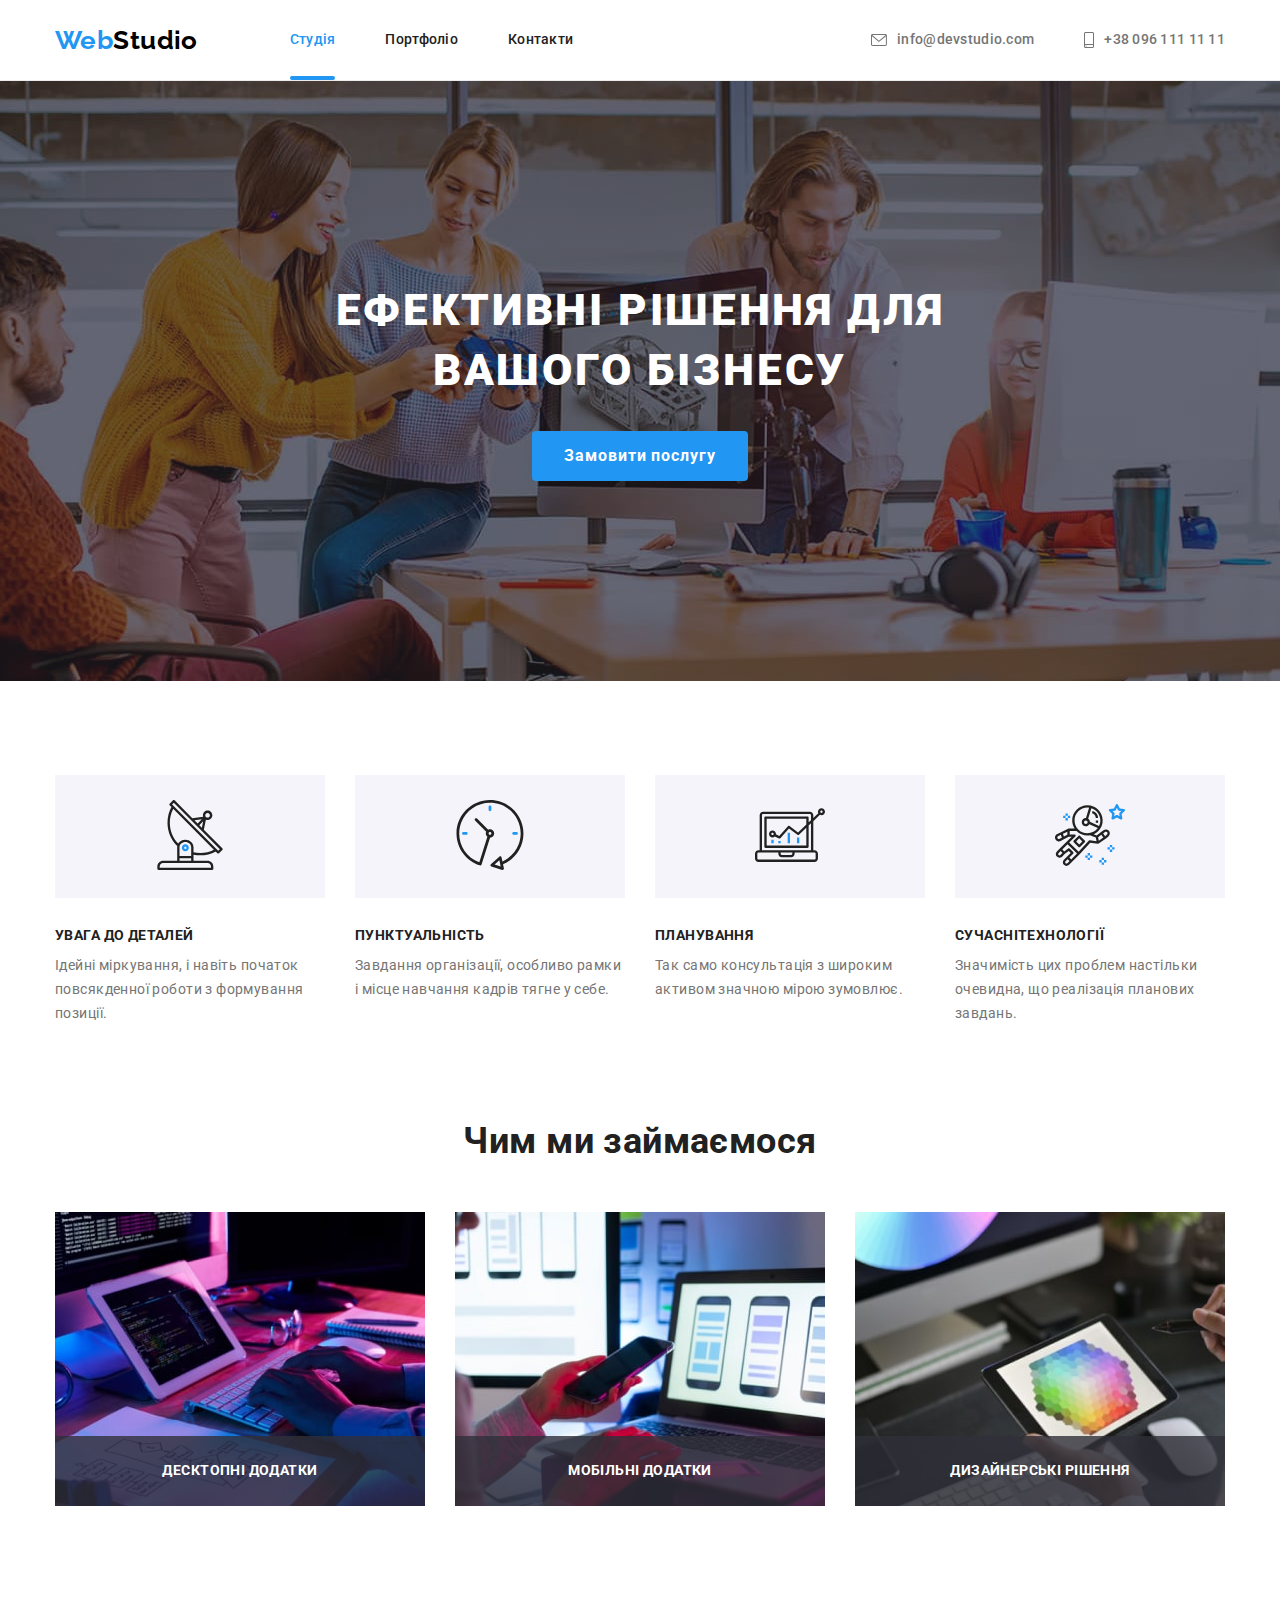
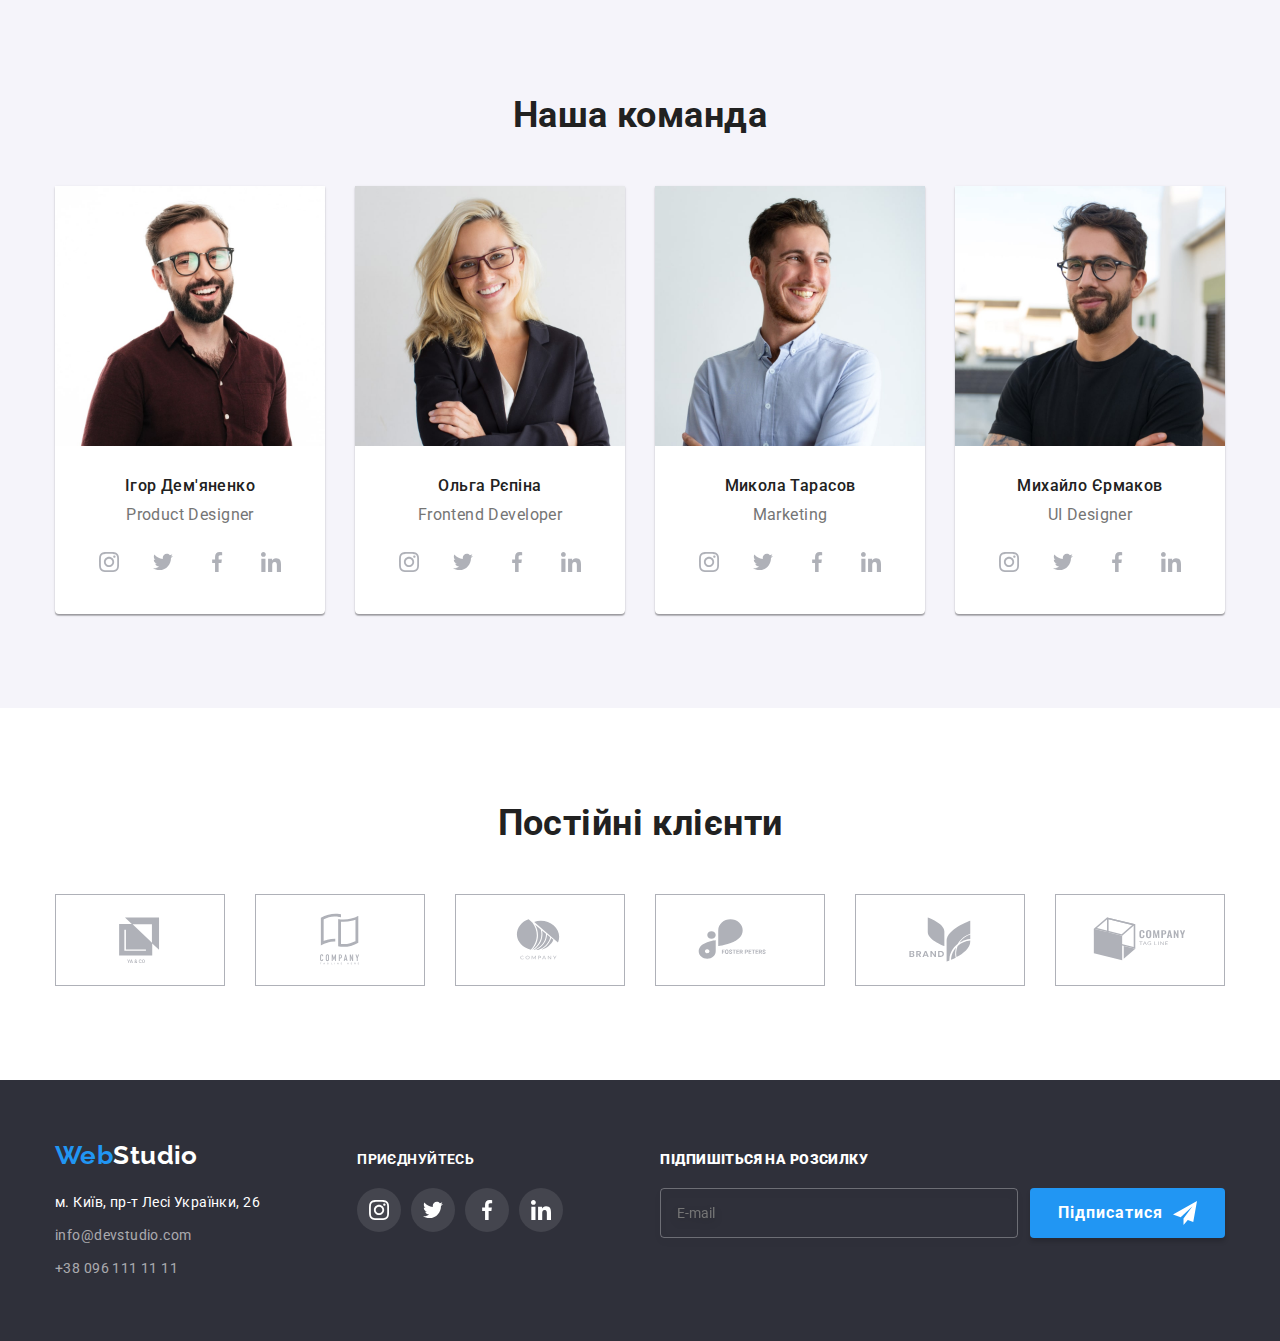
<file: index.html>
<!DOCTYPE html>
<html lang="uk">
  <head>
    <meta charset="UTF-8" />
    <meta http-equiv="X-UA-Compatible" content="IE=edge" />
    <meta name="viewport" content="width=device-width, initial-scale=1.0" />
    <title>WebStudio</title>
    <link rel="preconnect" href="https://fonts.googleapis.com" />
    <link rel="preconnect" href="https://fonts.gstatic.com" crossorigin />
    <link
      href="https://fonts.googleapis.com/css2?family=Raleway:wght@700&family=Roboto:wght@400;500;700;900&display=swap"
      rel="stylesheet"
    />
    <link
      rel="stylesheet"
      href="https://cdnjs.cloudflare.com/ajax/libs/modern-normalize/1.1.0/modern-normalize.min.css"
    />
    <link rel="stylesheet" href="./css/main.min.css" />
  </head>
  <body>
    <header class="header">
      <div class="container header_wrapper">
        <nav class="nav header__nav">
          <a class="logo header__logo link" lang="en" href="./index.html"
            >Web<span class="header__logo-text">Studio</span></a
          >

          <ul class="nav-list list">
            <li class="nav-list__item">
              <a class="nav-list__link link nav__link_current" href="./index.html">Студія</a>
            </li>
            <li class="nav-list__item">
              <a class="nav-list__link link" href="./portfolio.html">Портфоліо</a>
            </li>
            <li class="nav-list__item">
              <a class="nav-list__link link" href="">Контакти</a>
            </li>
          </ul>
        </nav>

        <ul class="header-contacts list">
          <li class="header-contacts__item">
            <a class="header-contacts__link link" href="mailto:info@devstudio.com">
              <svg class="header-contacts__icon" width="16" height="12">
                <use href="./images/icons.svg#icon-envelope"></use>
              </svg>
              info@devstudio.com</a
            >
          </li>
          <li class="header-contacts__item">
            <a class="header-contacts__link link link" href="tel:+380961111111">
              <svg class="header-contacts__icon" width="10" height="16">
                <use href="./images/icons.svg#icon-smartphone"></use>
              </svg>
              +38 096 111 11 11</a
            >
          </li>
        </ul>
      </div>
    </header>

    <main>
      <section class="hero">
        <h1 class="hero__title">Ефективні рішення для вашого бізнесу</h1>
        <button class="btn hero__btn" type="button" data-modal-open>Замовити послугу</button>
      </section>

      <section class="feature section">
        <div class="container">
          <h2 class="visually-hidden">Особливості</h2>
          <ul class="list feature-list">
            <li class="feature-list__item">
              <div class="feature-list__thumb">
                <svg class="feature-list__icon" width="70" height="70">
                  <use href="./images/icons.svg#icon-antenna"></use>
                </svg>
              </div>
              <h3 class="feature-list__title">Увага до деталей</h3>
              <p class="feature-list__text">
                Ідейні міркування, і навіть початок повсякденної роботи з формування позиції.
              </p>
            </li>
            <li class="feature-list__item">
              <div class="feature-list__thumb">
                <svg class="feature-list__icon" width="70" height="70">
                  <use href="./images/icons.svg#icon-clock"></use>
                </svg>
              </div>
              <h3 class="feature-list__title">Пунктуальність</h3>
              <p class="feature-list__text">
                Завдання організації, особливо рамки і місце навчання кадрів тягне у себе.
              </p>
            </li>
            <li class="feature-list__item">
              <div class="feature-list__thumb">
                <svg class="feature-list__icon" width="70" height="70">
                  <use href="./images/icons.svg#icon-diagram"></use>
                </svg>
              </div>
              <h3 class="feature-list__title">Планування</h3>
              <p class="feature-list__text">
                Так само консультація з широким активом значною мірою зумовлює.
              </p>
            </li>
            <li class="feature-list__item">
              <div class="feature-list__thumb">
                <svg class="feature-list__icon" width="70" height="70">
                  <use href="./images/icons.svg#icon-astronaut"></use>
                </svg>
              </div>
              <h3 class="feature-list__title">Сучаснітехнології</h3>
              <p class="feature-list__text">
                Значимість цих проблем настільки очевидна, що реалізація планових завдань.
              </p>
            </li>
          </ul>
        </div>
      </section>

      <section class="products section">
        <div class="container">
          <h2 class="section_title">Чим ми займаємося</h2>
          <ul class="product-list list">
            <li class="product-list__item">
              <img
                src="./images/works-img1.jpg"
                alt="Людина працює на клавіатурі перед монітором"
                width="370"
                height="294"
              />
              <div class="product__wrapper">
                <p class="product__name">десктопні додатки</p>
              </div>
            </li>
            <li class="product-list__item">
              <img
                src="./images/works-img2.jpg"
                alt="Людина працює за ноутбуком"
                width="370"
                height="294"
              />
              <div class="product__wrapper">
                <p class="product__name">мобільні додатки</p>
              </div>
            </li>
            <li class="product-list__item">
              <img
                src="./images/works-img3.jpg"
                alt="Людина працює з планшетом"
                width="370"
                height="294"
              />
              <div class="product__wrapper">
                <p class="product__name">дизайнерські рішення</p>
              </div>
            </li>
          </ul>
        </div>
      </section>

      <section class="team section">
        <div class="container">
          <h2 class="section_title">Наша команда</h2>
          <ul class="team-list list">
            <li class="team-list__item">
              <img src="./images/igor.jpg" alt="Співробітник, чоловік" width="270" height="260" />
              <div class="team-description">
                <h3 class="team__employee-name">Ігор Дем'яненко</h3>
                <p class="team__employee-profession" lang="en">Product Designer</p>
                <ul class="social-list list">
                  <li class="social-list__item">
                    <a class="social-list__link" href=""
                      ><svg class="social-list__icon" width="20" height="20">
                        <use href="./images/icons.svg#icon-instagram"></use></svg
                    ></a>
                  </li>
                  <li class="social-list__item">
                    <a class="social-list__link" href=""
                      ><svg class="social-list__icon" width="20" height="20">
                        <use href="./images/icons.svg#icon-twitter"></use></svg
                    ></a>
                  </li>
                  <li class="social-list__item">
                    <a class="social-list__link" href=""
                      ><svg class="social-list__icon" width="20" height="20">
                        <use href="./images/icons.svg#icon-facebook"></use></svg
                    ></a>
                  </li>
                  <li class="social-list__item">
                    <a class="social-list__link" href=""
                      ><svg class="social-list__icon" width="20" height="20">
                        <use href="./images/icons.svg#icon-linkedin"></use></svg
                    ></a>
                  </li>
                </ul>
              </div>
            </li>

            <li class="team-list__item">
              <img src="./images/olga.jpg" alt="Співробітник, жінка" width="270" height="260" />
              <div class="team-description">
                <h3 class="team__employee-name">Ольга Рєпіна</h3>
                <p class="team__employee-profession" lang="en">Frontend Developer</p>
                <ul class="social-list list">
                  <li class="social-list__item">
                    <a class="social-list__link" href=""
                      ><svg class="social-list__icon" width="20" height="20">
                        <use href="./images/icons.svg#icon-instagram"></use></svg
                    ></a>
                  </li>
                  <li class="social-list__item">
                    <a class="social-list__link" href=""
                      ><svg class="social-list__icon" width="20" height="20">
                        <use href="./images/icons.svg#icon-twitter"></use></svg
                    ></a>
                  </li>
                  <li class="social-list__item">
                    <a class="social-list__link" href=""
                      ><svg class="social-list__icon" width="20" height="20">
                        <use href="./images/icons.svg#icon-facebook"></use></svg
                    ></a>
                  </li>
                  <li class="social-list__item">
                    <a class="social-list__link" href=""
                      ><svg class="social-list__icon" width="20" height="20">
                        <use href="./images/icons.svg#icon-linkedin"></use></svg
                    ></a>
                  </li>
                </ul>
              </div>
            </li>

            <li class="team-list__item">
              <img
                src="./images/nikolay.jpg"
                alt="Співробітник, чоловік"
                width="270"
                height="260"
              />
              <div class="team-description">
                <h3 class="team__employee-name">Микола Тарасов</h3>
                <p class="team__employee-profession" lang="en">Marketing</p>
                <ul class="social-list list">
                  <li class="social-list__item">
                    <a class="social-list__link" href=""
                      ><svg class="social-list__icon" width="20" height="20">
                        <use href="./images/icons.svg#icon-instagram"></use></svg
                    ></a>
                  </li>
                  <li class="social-list__item">
                    <a class="social-list__link" href=""
                      ><svg class="social-list__icon" width="20" height="20">
                        <use href="./images/icons.svg#icon-twitter"></use></svg
                    ></a>
                  </li>
                  <li class="social-list__item">
                    <a class="social-list__link" href=""
                      ><svg class="social-list__icon" width="20" height="20">
                        <use href="./images/icons.svg#icon-facebook"></use></svg
                    ></a>
                  </li>
                  <li class="social-list__item">
                    <a class="social-list__link" href=""
                      ><svg class="social-list__icon" width="20" height="20">
                        <use href="./images/icons.svg#icon-linkedin"></use></svg
                    ></a>
                  </li>
                </ul>
              </div>
            </li>

            <li class="team-list__item">
              <img
                src="./images/michael.jpg"
                alt="Співробітник, чоловік"
                width="270"
                height="260"
              />
              <div class="team-description">
                <h3 class="team__employee-name">Михайло Єрмаков</h3>
                <p class="team__employee-profession" lang="en">UI Designer</p>
                <ul class="social-list list">
                  <li class="social-list__item">
                    <a class="social-list__link" href=""
                      ><svg class="social-list__icon" width="20" height="20">
                        <use href="./images/icons.svg#icon-instagram"></use></svg
                    ></a>
                  </li>
                  <li class="social-list__item">
                    <a class="social-list__link" href=""
                      ><svg class="social-list__icon" width="20" height="20">
                        <use href="./images/icons.svg#icon-twitter"></use></svg
                    ></a>
                  </li>
                  <li class="social-list__item">
                    <a class="social-list__link" href=""
                      ><svg class="social-list__icon" width="20" height="20">
                        <use href="./images/icons.svg#icon-facebook"></use></svg
                    ></a>
                  </li>
                  <li class="social-list__item">
                    <a class="social-list__link" href=""
                      ><svg class="social-list__icon" width="20" height="20">
                        <use href="./images/icons.svg#icon-linkedin"></use></svg
                    ></a>
                  </li>
                </ul>
              </div>
            </li>
          </ul>
        </div>
      </section>

      <section class="clients section">
        <div class="container">
          <h2 class="section_title">Постійні клієнти</h2>
          <ul class="clients-list list">
            <li class="clients-list__item">
              <a class="clients-list__link" href="">
                <svg class="clients-list__icon" width="106" height="60">
                  <use href="./images/icons.svg#icon-logo-client-1"></use>
                </svg>
              </a>
            </li>
            <li class="clients-list__item">
              <a class="clients-list__link" href="">
                <svg class="clients-list__icon" width="106" height="60">
                  <use href="./images/icons.svg#icon-logo-client-2"></use>
                </svg>
              </a>
            </li>
            <li class="clients-list__item">
              <a class="clients-list__link" href="">
                <svg class="clients-list__icon" width="106" height="60">
                  <use href="./images/icons.svg#icon-logo-client-3"></use>
                </svg>
              </a>
            </li>
            <li class="clients-list__item">
              <a class="clients-list__link" href="">
                <svg class="clients-list__icon" width="106" height="60">
                  <use href="./images/icons.svg#icon-logo-client-4"></use>
                </svg>
              </a>
            </li>
            <li class="clients-list__item">
              <a class="clients-list__link" href="">
                <svg class="clients-list__icon" width="106" height="60">
                  <use href="./images/icons.svg#icon-logo-client-5"></use>
                </svg>
              </a>
            </li>
            <li class="clients-list__item">
              <a class="clients-list__link" href="">
                <svg class="clients-list__icon" width="106" height="60">
                  <use href="./images/icons.svg#icon-logo-client-6"></use>
                </svg>
              </a>
            </li>
          </ul>
        </div>
      </section>
    </main>

    <footer class="footer">
      <div class="container">
        <div class="footer__wrapper">
          <div class="footer__contacts-wrapper">
            <a class="logo link" lang="en" href="./index.html"
              >Web<span class="footer__logo-text">Studio</span></a
            >
            <address class="footer-contacts">
              <a
                class="footer-contacts__maps link"
                href="https://goo.gl/maps/f6vshkZX5NxqarfC6"
                target="_blank"
                rel="noreferrer noopener"
                >м. Київ, пр-т Лесі Українки, 26</a
              >
              <ul class="contacts-list list">
                <li class="contacts-list__item">
                  <a class="footer-contacts__link link" href="mailto:info@devstudio.com"
                    >info@devstudio.com</a
                  >
                </li>
                <li class="contacts-list__item contacts-list__tel">
                  <a class="footer-contacts__link link" href="tel:+380961111111"
                    >+38 096 111 11 11</a
                  >
                </li>
              </ul>
            </address>
          </div>
          <div class="footer-social footer-social__wrapper">
            <strong class="footer-social__title">приєднуйтесь</strong>
            <ul class="footer-social__list social-list list">
              <li class="footer-social__item social-list__item">
                <a class="footer-social__link social-list__link" href=""
                  ><svg class="footer-social__icon" width="20" height="20">
                    <use href="./images/icons.svg#icon-instagram"></use></svg
                ></a>
              </li>
              <li class="footer-social__item social-list__item">
                <a class="footer-social__link social-list__link" href=""
                  ><svg class="footer-social__icon" width="20" height="20">
                    <use href="./images/icons.svg#icon-twitter"></use></svg
                ></a>
              </li>
              <li class="footer-social__item social-list__item">
                <a class="footer-social__link social-list__link" href=""
                  ><svg class="footer-social__icon" width="20" height="20">
                    <use href="./images/icons.svg#icon-facebook"></use></svg
                ></a>
              </li>
              <li class="footer-social__item social-list__item">
                <a class="footer-social__link social-list__link" href=""
                  ><svg class="footer-social__icon" width="20" height="20">
                    <use href="./images/icons.svg#icon-linkedin"></use></svg
                ></a>
              </li>
            </ul>
          </div>
          <div class="footer-form__wrapper">
            <form class="footer-form__field">
              <label class="footer-form__label" for="email">
                <strong class="footer-form__text">Підпишіться на розсилку</strong>
              </label>
              <div class="input-btn__wrapper">
                <input
                  type="email"
                  name="email"
                  placeholder="E-mail"
                  class="footer-form__input"
                  id="email"
                />
                <button type="submit" class="footer-form__btn btn">
                  Підписатися
                  <svg class="footer-form__icon" width="24" height="24">
                    <use href="./images/icons.svg#icon-send"></use>
                  </svg>
                </button>
              </div>
            </form>
          </div>
        </div>
      </div>
    </footer>

    <div class="backdrop is-hidden" data-modal>
      <div class="modal">
        <button type="button" class="modal-close__btn" data-modal-close>
          <svg class="modal__close-icon" width="18" height="18">
            <use href="./images/icons.svg#icon-modal-close"></use>
          </svg>
        </button>
        <form class="modal-form">
          <strong class="modal-form__title">Залиште свої дані, ми вам передзвонимо</strong>
          <label class="modal-form__field">
            <span class="modal-form__label">Ім'я</span>
            <span class="modal-form__input-wrapper">
              <input class="modal-form__input" type="text" name="user-name" />
              <svg class="modal-form__icon" width="18" height="18">
                <use href="./images/icons.svg#icon-user"></use>
              </svg>
            </span>
          </label>
          <label class="modal-form__field">
            <span class="modal-form__label">Телефон</span>
            <span class="modal-form__input-wrapper">
              <input class="modal-form__input" type="tel" name="tel" />
              <svg class="modal-form__icon" width="18" height="18">
                <use href="./images/icons.svg#form-phone-icon"></use>
              </svg>
            </span>
          </label>
          <label class="modal-form__field">
            <span class="modal-form__label">Пошта</span>
            <span class="modal-form__input-wrapper">
              <input class="modal-form__input" type="email" name="email" />
              <svg class="modal-form__icon" width="18" height="18">
                <use href="./images/icons.svg#form-email-icon"></use>
              </svg>
            </span>
          </label>
          <label class="modal-form__field">
            <span class="modal-form__label">Коментар</span>
            <textarea
              class="modal-form___comments-area"
              name="user-comments"
              placeholder="Введіть текст"
            ></textarea>
          </label>
          <div class="modal-form_checkbox checkbox__wrapper">
            <label class="checkbox__field">
              <input
                class="checkbox__input visually-hidden"
                type="checkbox"
                name="accept-policy"
                required
              />
              <svg class="checkbox__icon_checked" width="16" height="16">
                <use href="./images/icons.svg#icon-check"></use>
              </svg>
              <span class="checkbox__icon"> </span>
              <span class="checkbox__label">Погоджуюся з розсилкою та приймаю</span>&nbsp;
              <a class="checkbox__link link" href="">Умови договору</a>
            </label>
          </div>
          <button class="modal-form___btn btn" type="submit">Відправити</button>
        </form>
      </div>
    </div>

    <script src="./js/modal.js"></script>
  </body>
</html>
</file>
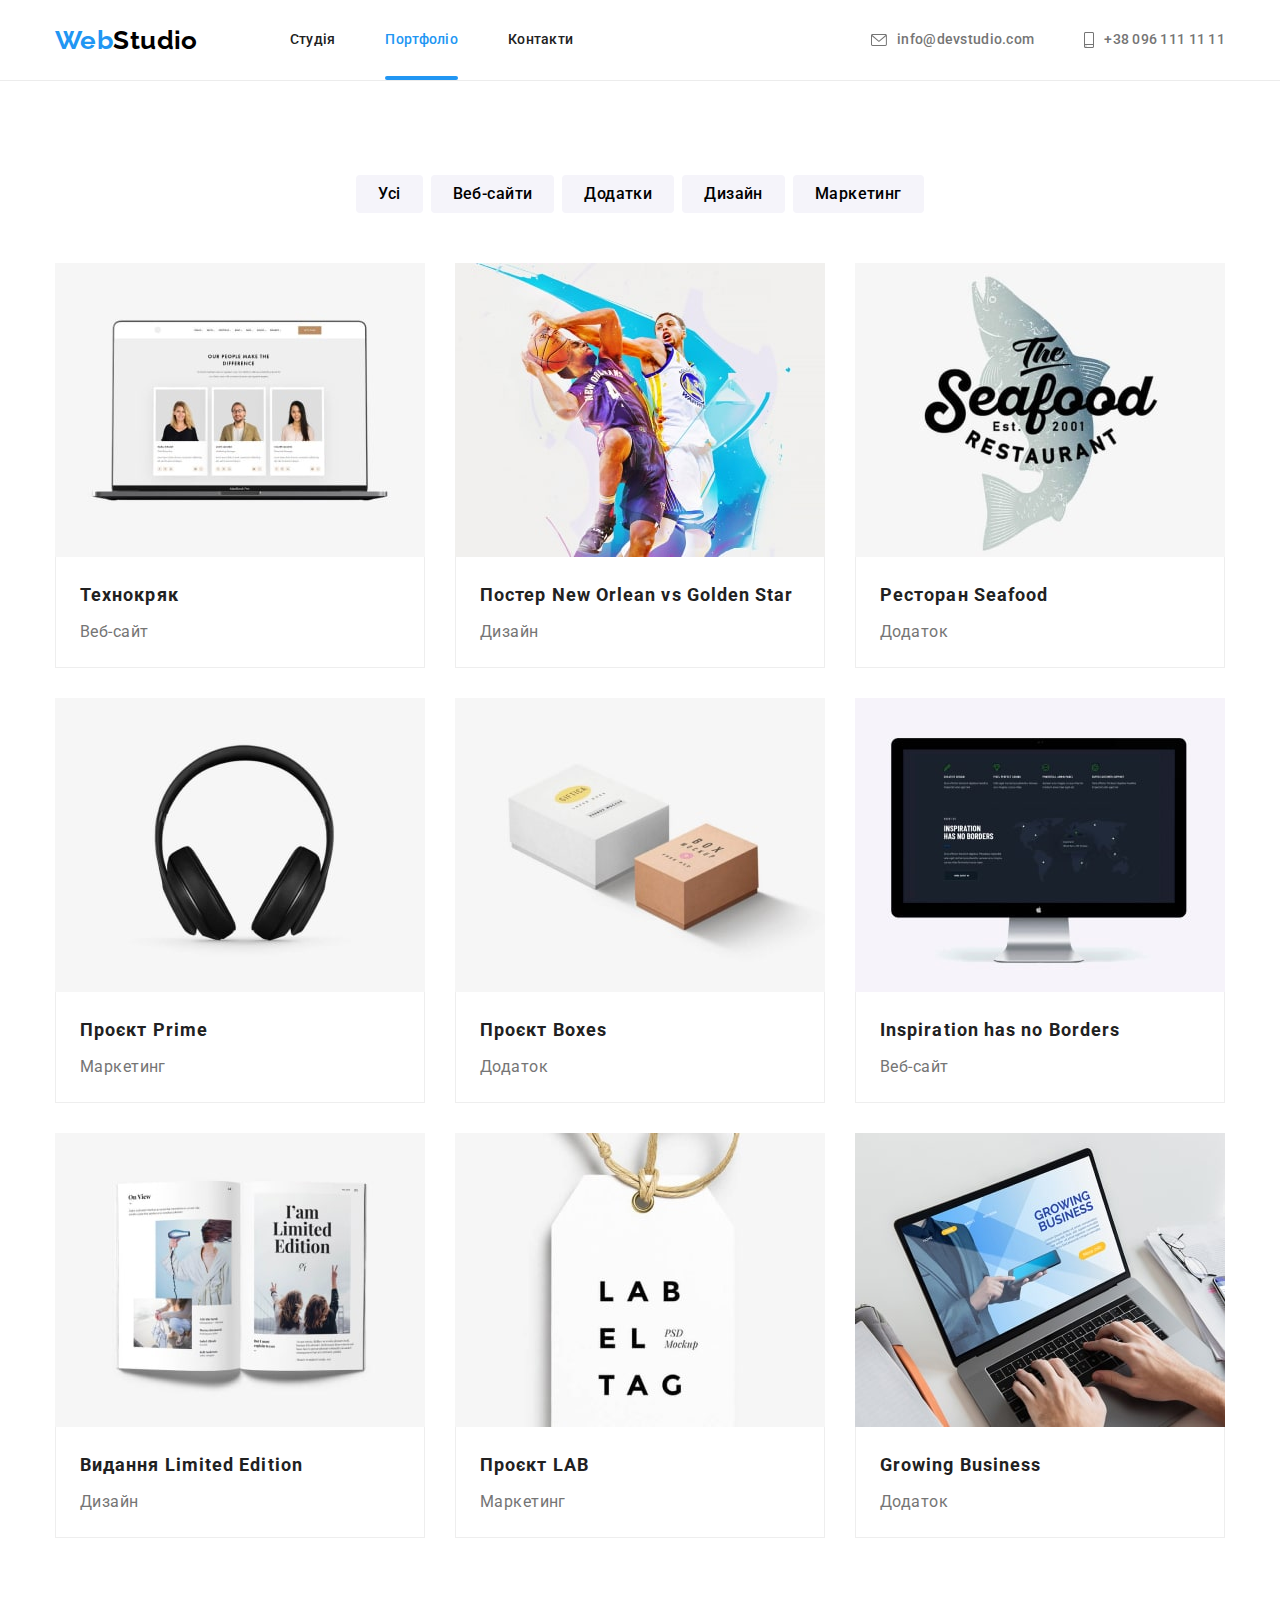
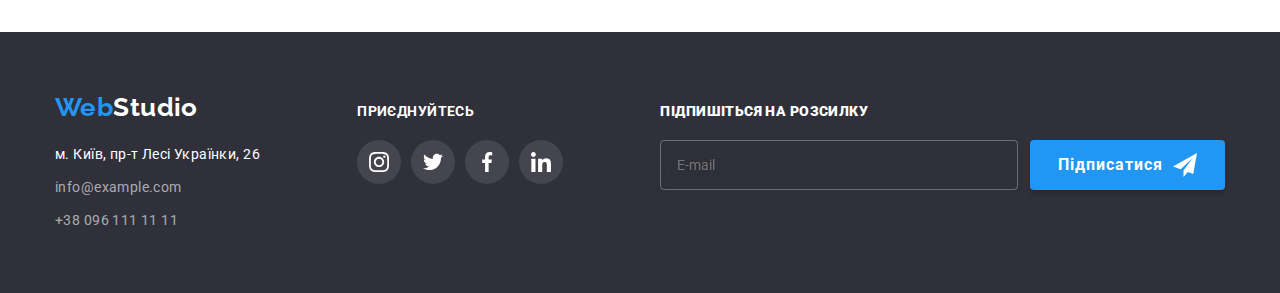
<file: portfolio.html>
<!DOCTYPE html>
<html lang="uk">
  <head>
    <meta charset="UTF-8" />
    <meta http-equiv="X-UA-Compatible" content="IE=edge" />
    <meta name="viewport" content="width=device-width, initial-scale=1.0" />
    <title>Web Studio Portfolio</title>
    <link rel="preconnect" href="https://fonts.googleapis.com" />
    <link rel="preconnect" href="https://fonts.gstatic.com" crossorigin />
    <link
      href="https://fonts.googleapis.com/css2?family=Raleway:wght@700&family=Roboto:wght@400;500;700;900&display=swap"
      rel="stylesheet"
    />
    <link
      rel="stylesheet"
      href="https://cdnjs.cloudflare.com/ajax/libs/modern-normalize/1.1.0/modern-normalize.min.css"
    />
    <link rel="stylesheet" href="./css/main.min.css" />
  </head>
  <body>
    <header class="header">
      <div class="container header_wrapper">
        <nav class="nav header__nav">
          <a class="logo header__logo link" lang="en" href="./index.html"
            >Web<span class="header__logo-text">Studio</span></a
          >

          <ul class="nav-list list">
            <li class="nav-list__item">
              <a class="nav-list__link link" href="./index.html">Студія</a>
            </li>
            <li class="nav-list__item">
              <a class="nav-list__link link nav__link_current" href="./portfolio.html">Портфоліо</a>
            </li>
            <li class="nav-list__item">
              <a class="nav-list__link link" href="">Контакти</a>
            </li>
          </ul>
        </nav>

        <ul class="header-contacts list">
          <li class="header-contacts__item">
            <a class="header-contacts__link link" href="mailto:info@devstudio.com">
              <svg class="header-contacts__icon" width="16" height="12">
                <use href="./images/icons.svg#icon-envelope"></use>
              </svg>
              info@devstudio.com</a
            >
          </li>
          <li class="header-contacts__item">
            <a class="header-contacts__link link link" href="tel:+380961111111">
              <svg class="header-contacts__icon" width="10" height="16">
                <use href="./images/icons.svg#icon-smartphone"></use>
              </svg>
              +38 096 111 11 11</a
            >
          </li>
        </ul>
      </div>
    </header>

    <main>
      <section class="portfolio section">
        <div class="container">
          <h1 class="visually-hidden">Портфоліо</h1>
          <ul class="filter portfolio__filter list">
            <li class="filter__item">
              <button class="filter__btn btn" type="button">Усі</button>
            </li>
            <li class="filter__item">
              <button class="filter__btn btn" type="button">Веб-сайти</button>
            </li>
            <li class="filter__item">
              <button class="filter__btn btn" type="button">Додатки</button>
            </li>
            <li class="filter__item">
              <button class="filter__btn btn" type="button">Дизайн</button>
            </li>
            <li class="filter__item">
              <button class="filter__btn btn" type="button">Маркетинг</button>
            </li>
          </ul>

          <ul class="works-list portfolio__works list">
            <li class="works-list__item">
              <a class="works-list__link link" href="">
                <div class="works-list__thumb">
                  <img
                    src="./images/portfolio/portfolio-img1.jpg"
                    alt="Приклад дизайну сайту"
                    width="370"
                    height="294"
                  />
                  <div class="works-list__overlay">
                    <p class="works-list__description">
                      Ресурс пропонує комплексні пропозиції з різним рівнем функціоналу та сервісів.
                      Все це дозволить відвідувачу отримати вичерпні відомості про компанію чи
                      приватну особу.
                    </p>
                  </div>
                </div>
                <div class="works-list__content">
                  <h2 class="works-list__title">Технокряк</h2>
                  <p class="works-list__subtitle">Веб-сайт</p>
                </div>
              </a>
            </li>

            <li class="works-list__item">
              <a class="works-list__link link" href="">
                <div class="works-list__thumb">
                  <img
                    src="./images/portfolio/portfolio-img2.jpg"
                    alt="Приклад дизайну плакату"
                    width="370"
                    height="294"
                  />
                  <div class="works-list__overlay">
                    <p class="works-list__description">
                      Ресурс пропонує комплексні пропозиції з різним рівнем функціоналу та сервісів.
                      Все це дозволить відвідувачу отримати вичерпні відомості про компанію чи
                      приватну особу.
                    </p>
                  </div>
                </div>
                <div class="works-list__content">
                  <h2 class="works-list__title">
                    Постер <span lang="en">New Orlean vs Golden Star</span>
                  </h2>
                  <p class="works-list__subtitle">Дизайн</p>
                </div>
              </a>
            </li>

            <li class="works-list__item">
              <a class="link works-list__link" href="">
                <div class="works-list__thumb">
                  <img
                    src="./images/portfolio/portfolio-img3.jpg"
                    alt="Приклад логотипу ресторана"
                    width="370"
                    height="294"
                  />
                  <div class="works-list__overlay">
                    <p class="works-list__description">
                      Ресурс пропонує комплексні пропозиції з різним рівнем функціоналу та сервісів.
                      Все це дозволить відвідувачу отримати вичерпні відомості про компанію чи
                      приватну особу.
                    </p>
                  </div>
                </div>
                <div class="works-list__content">
                  <h2 class="works-list__title">Ресторан <span lang="en">Seafood</span></h2>
                  <p class="works-list__subtitle">Додаток</p>
                </div>
              </a>
            </li>

            <li class="works-list__item">
              <a class="works-list__link link" href="">
                <div class="works-list__thumb">
                  <img
                    src="./images/portfolio/portfolio-img4.jpg"
                    alt="Чорні навушники на білому фоні"
                    width="370"
                    height="294"
                  />
                  <div class="works-list__overlay">
                    <p class="works-list__description">
                      Ресурс пропонує комплексні пропозиції з різним рівнем функціоналу та сервісів.
                      Все це дозволить відвідувачу отримати вичерпні відомості про компанію чи
                      приватну особу.
                    </p>
                  </div>
                </div>
                <div class="works-list__content">
                  <h2 class="works-list__title">Проєкт <span lang="en">Prime</span></h2>
                  <p class="works-list__subtitle">Маркетинг</p>
                </div>
              </a>
            </li>

            <li class="works-list__item">
              <a class="works-list__link link" href="">
                <div class="works-list__thumb">
                  <img
                    src="./images/portfolio/portfolio-img5.jpg"
                    alt="Дві коробки, одна біла, друга рожева"
                    width="370"
                    height="294"
                  />
                  <div class="works-list__overlay">
                    <p class="works-list__description">
                      Ресурс пропонує комплексні пропозиції з різним рівнем функціоналу та сервісів.
                      Все це дозволить відвідувачу отримати вичерпні відомості про компанію чи
                      приватну особу.
                    </p>
                  </div>
                </div>
                <div class="works-list__content">
                  <h2 class="works-list__title">Проєкт <span lang="en">Boxes</span></h2>
                  <p class="works-list__subtitle">Додаток</p>
                </div>
              </a>
            </li>

            <li class="works-list__item">
              <a class="works-list__link link" href="">
                <div class="works-list__thumb">
                  <img
                    src="./images/portfolio/portfolio-img6.jpg"
                    alt="Монітор з прикладом дизайну сайту"
                    width="370"
                    height="294"
                  />
                  <div class="works-list__overlay">
                    <p class="works-list__description">
                      Ресурс пропонує комплексні пропозиції з різним рівнем функціоналу та сервісів.
                      Все це дозволить відвідувачу отримати вичерпні відомості про компанію чи
                      приватну особу.
                    </p>
                  </div>
                </div>
                <div class="works-list__content">
                  <h2 class="works-list__title" lang="en">Inspiration has no Borders</h2>
                  <p class="works-list__subtitle">Веб-сайт</p>
                </div>
              </a>
            </li>

            <li class="works-list__item">
              <a class="works-list__link link" href="">
                <div class="works-list__thumb">
                  <img
                    src="./images/portfolio/portfolio-img7.jpg"
                    alt="Дизайн книги"
                    width="370"
                    height="294"
                  />
                  <div class="works-list__overlay">
                    <p class="works-list__description">
                      Ресурс пропонує комплексні пропозиції з різним рівнем функціоналу та сервісів.
                      Все це дозволить відвідувачу отримати вичерпні відомості про компанію чи
                      приватну особу.
                    </p>
                  </div>
                </div>
                <div class="works-list__content">
                  <h2 class="works-list__title">Видання <span lang="en">Limited Edition</span></h2>
                  <p class="works-list__subtitle">Дизайн</p>
                </div>
              </a>
            </li>

            <li class="works-list__item">
              <a class="works-list__link link" href="">
                <div class="works-list__thumb">
                  <img
                    src="./images/portfolio/portfolio-img8.jpg"
                    alt="Лейба з логотипом фірми"
                    width="370"
                    height="294"
                  />
                  <div class="works-list__overlay">
                    <p class="works-list__description">
                      Ресурс пропонує комплексні пропозиції з різним рівнем функціоналу та сервісів.
                      Все це дозволить відвідувачу отримати вичерпні відомості про компанію чи
                      приватну особу.
                    </p>
                  </div>
                </div>
                <div class="works-list__content">
                  <h2 class="works-list__title">Проєкт <span lang="en">LAB</span></h2>
                  <p class="works-list__subtitle">Маркетинг</p>
                </div>
              </a>
            </li>

            <li class="works-list__item">
              <a class="works-list__link link" href="">
                <div class="works-list__thumb">
                  <img
                    src="./images/portfolio/portfolio-img9.jpg"
                    alt="Ноутбук за яким працює людина"
                    width="370"
                    height="294"
                  />
                  <div class="works-list__overlay">
                    <p class="works-list__description">
                      Ресурс пропонує комплексні пропозиції з різним рівнем функціоналу та сервісів.
                      Все це дозволить відвідувачу отримати вичерпні відомості про компанію чи
                      приватну особу.
                    </p>
                  </div>
                </div>
                <div class="works-list__content">
                  <h2 class="works-list__title" lang="en">Growing Business</h2>
                  <p class="works-list__subtitle">Додаток</p>
                </div>
              </a>
            </li>
          </ul>
        </div>
      </section>
    </main>

    <footer class="footer">
      <div class="container">
        <div class="footer__wrapper">
          <div class="footer__contacts-wrapper">
            <a class="logo link" lang="en" href="./index.html"
              >Web<span class="footer__logo-text">Studio</span></a
            >
            <address class="footer-contacts">
              <a
                class="footer-contacts__maps link"
                href="https://goo.gl/maps/f6vshkZX5NxqarfC6"
                target="_blank"
                rel="noreferrer noopener"
                >м. Київ, пр-т Лесі Українки, 26</a
              >
              <ul class="contacts-list list">
                <li>
                  <a class="footer-contacts__link link" href="mailto:info@example.com"
                    >info@example.com</a
                  >
                </li>
                <li class="contacts-list__tel">
                  <a class="footer-contacts__link link" href="tel:+380961111111"
                    >+38 096 111 11 11</a
                  >
                </li>
              </ul>
            </address>
          </div>
          <div class="footer-social__wrapper">
            <strong class="footer-social__title">приєднуйтесь</strong>
            <ul class="social-list list footer-social__list">
              <li class="social-list__item">
                <a class="social-list__link footer-social__link" href=""
                  ><svg class="footer-social__icon" width="20" height="20">
                    <use href="./images/icons.svg#icon-instagram"></use></svg
                ></a>
              </li>
              <li class="social-list__item">
                <a class="social-list__link footer-social__link" href=""
                  ><svg class="footer-social__icon" width="20" height="20">
                    <use href="./images/icons.svg#icon-twitter"></use></svg
                ></a>
              </li>
              <li class="social-list__item">
                <a class="social-list__link footer-social__link" href=""
                  ><svg class="footer-social__icon" width="20" height="20">
                    <use href="./images/icons.svg#icon-facebook"></use></svg
                ></a>
              </li>
              <li class="social-list__item">
                <a class="social-list__link footer-social__link" href=""
                  ><svg class="footer-social__icon" width="20" height="20">
                    <use href="./images/icons.svg#icon-linkedin"></use></svg
                ></a>
              </li>
            </ul>
          </div>
          <div class="footer-form__wrapper">
            <form class="footer-form__field">
              <label class="footer-form__label" for="email">
                <strong class="footer-form__text">Підпишіться на розсилку</strong>
              </label>
              <div class="input-btn__wrapper">
                <input
                  type="email"
                  name="email"
                  placeholder="E-mail"
                  class="footer-form__input"
                  id="email"
                />
                <button type="submit" class="footer-form__btn btn">
                  Підписатися
                  <svg class="footer-form__icon" width="24" height="24">
                    <use href="./images/icons.svg#icon-send"></use>
                  </svg>
                </button>
              </div>
            </form>
          </div>
        </div>
      </div>
    </footer>
  </body>
</html>
</file>
<file: css/main.min.css>
:root{--primary-text-color: #212121;--secondary-text-color: #757575;--text-logo-color: #000000;--bcg-btn-active-color: #188CE8;--accent-color: #2196F3;--secondary-color: #FFFFFF;--footer-hero-bcg-color: #2F303A;--footer-contacts__link-color: rgba(255, 255, 255, 0.6);--bcg-section-btn-color: #F5F4FA;--header-border-color: #ECECEC;--works-card-set-border: #EEEEEE;--primary-icon-color: #AFB1B8;--bg-gradient-color: rgba(47, 48, 58, 0.4);--primary-font-family: "Roboto", sans-serif;--secondary-font-family: "Raleway", sans-serif}.visually-hidden{position:absolute;width:1px;height:1px;margin:-1px;border:0;padding:0;white-space:nowrap;clip-path:inset(100%);clip:rect(0 0 0 0);overflow:hidden}.footer-form__btn,.clients-list__link,.clients-list,.header-contacts__link,.header__nav,.checkbox__field,.modal-close__btn,.social-list__link,.social-list{display:flex;align-items:center}h1,h2,h3,h4,h5,h6,p{margin-top:0;margin-bottom:0}ul{margin-top:0;margin-bottom:0;padding-left:0}.list{list-style:none}.link{text-decoration:none;transition:color 250ms cubic-bezier(0.4, 0, 0.2, 1)}img{display:block}body{color:var(--primary-text-color);font-family:var(--primary-font-family);font-size:14px;letter-spacing:.03em;background-color:var(--secondary-color)}.section{padding-top:94px;padding-bottom:94px}.container{width:1200px;margin-left:auto;margin-right:auto;padding-left:15px;padding-right:15px}.btn{font-family:inherit;font-size:16px;cursor:pointer;border:none}.portfolio__filter{display:flex;justify-content:center;margin-bottom:50px;margin-left:-8px}.filter__item{margin-left:8px}.filter__btn{padding:6px 22px;font-weight:500;line-height:1.63;letter-spacing:inherit;border:none;border-radius:4px;background-color:var(--bcg-section-btn-color);transition:background-color 250ms cubic-bezier(0.4, 0, 0.2, 1),color 250ms cubic-bezier(0.4, 0, 0.2, 1),box-shadow 250ms cubic-bezier(0.4, 0, 0.2, 1)}.filter__btn:hover,.filter__btn:focus{color:var(--secondary-color);background-color:var(--accent-color);box-shadow:0px 3px 1px rgba(0,0,0,.1),0px 1px 2px rgba(0,0,0,.08),0px 2px 2px rgba(0,0,0,.12)}.logo{color:var(--accent-color);font-family:var(--secondary-font-family);font-weight:700;font-size:26px;line-height:1.19}.social-list{justify-content:space-between}.social-list__item{width:44px;height:44px}.social-list__link{justify-content:center;width:100%;height:100%;border-radius:50%;color:var(--primary-icon-color);outline:none;transition:color 250ms cubic-bezier(0.4, 0, 0.2, 1),background-color 250ms cubic-bezier(0.4, 0, 0.2, 1)}.social-list__link:hover,.social-list__link:focus{color:var(--secondary-color);background-color:var(--accent-color)}.social-list__icon{fill:currentColor}.backdrop{position:fixed;top:0;left:0;width:100vw;height:100vh;background-color:rgba(0,0,0,.2);opacity:1;transform:scale(1);transition:opacity 250ms cubic-bezier(0.4, 0, 0.2, 1),visibility 250ms cubic-bezier(0.4, 0, 0.2, 1),transform 250ms cubic-bezier(0.4, 0, 0.2, 1)}.backdrop.is-hidden{transform:scale(0);opacity:0;visibility:hidden;pointer-events:none}.modal{position:absolute;top:50%;left:50%;transform:translate(-50%, -50%);width:528px;height:580px;padding:40px;background-color:var(--secondary-color);box-shadow:0px 1px 3px rgba(0,0,0,.12),0px 1px 1px rgba(0,0,0,.14),0px 2px 1px rgba(0,0,0,.2);border-radius:4px}.modal-close__btn{position:absolute;top:8px;right:8px;justify-content:center;width:30px;height:30px;padding:0;background-color:var(--secondary-color);border:1px solid rgba(0,0,0,.1);border-radius:50%;cursor:pointer}.modal-close__btn:hover,.modal-close__btn:focus{fill:var(--accent-color)}.modal-form__title{display:block;margin-bottom:12px;text-align:center;font-size:20px;line-height:1.15}.modal-form__field{display:block;margin-bottom:10px}.modal-form__label{display:inline-block;margin-bottom:4px;font-size:12px;line-height:1.17;letter-spacing:.01em;color:var(--secondary-text-color)}.modal-form__input{width:100%;height:40px;padding-left:42px;border:1px solid rgba(33,33,33,.2);border-radius:4px;transition:border-color 250ms cubic-bezier(0.4, 0, 0.2, 1)}.modal-form__input:focus,.modal-form__input:hover{outline:none;border-color:var(--accent-color)}.modal-form__input-wrapper{position:relative}.modal-form__icon{position:absolute;top:50%;left:12px;transform:translateY(-50%)}.modal-form__input:focus+.modal-form__icon,.modal-form__input:hover+.modal-form__icon{fill:var(--accent-color)}.modal-close__btn,.modal-form__icon{transition:fill 250ms cubic-bezier(0.4, 0, 0.2, 1)}.modal-form___comments-area{width:100%;height:120px;resize:none;padding:12px 16px;border:1px solid rgba(33,33,33,.2);border-radius:4px;transition:border-color 250ms cubic-bezier(0.4, 0, 0.2, 1)}.modal-form___comments-area:focus,.modal-form___comments-area:hover{outline:none;border-color:var(--accent-color)}.modal-form___comments-area::placeholder{font-size:12px;line-height:1.17;letter-spacing:.01em;color:rgba(117,117,117,.5)}.checkbox__wrapper{display:flex;justify-content:center;margin-bottom:30px}.checkbox__icon{margin-right:8px;display:inline-block;width:16px;height:16px;border:2px solid var(--primary-text-color);border-radius:2px;transition:border-color 250ms cubic-bezier(0.4, 0, 0.2, 1)}.checkbox__input:hover~.checkbox__icon,.checkbox__input:focus~.checkbox__icon{border-color:var(--accent-color)}.checkbox__icon_checked{position:absolute;opacity:0;border-radius:2px;background-color:var(--accent-color);transition:opacity 250ms cubic-bezier(0.4, 0, 0.2, 1)}.checkbox__input:checked+.checkbox__icon_checked{opacity:1}.checkbox__label{line-height:1.71;letter-spacing:.03em;color:var(--secondary-text-color)}.checkbox__link{line-height:1.71;color:var(--accent-color);text-decoration:underline}.modal-form___btn{display:block;margin-left:auto;margin-right:auto;min-width:200px;min-height:50px;letter-spacing:.06em;border-radius:4px;box-shadow:0px 4px 4px rgba(0,0,0,.15);color:var(--secondary-color);background-color:var(--accent-color);transition:background-color 250ms cubic-bezier(0.4, 0, 0.2, 1)}.modal-form___btn:hover,.modal-form___btn:focus{background-color:var(--bcg-btn-active-color)}.section_title{margin-bottom:50px;text-align:center;font-weight:700;font-size:36px;line-height:1.17}.header{border-bottom:1px solid var(--header-border-color)}.header_wrapper{display:flex;justify-content:space-between}.header__logo{margin-right:92px}.header__logo-text{color:var(--text-logo-color)}.nav-list,.header-contacts{display:flex;font-weight:500;line-height:1.14;letter-spacing:.02em}.nav-list .nav-list__item:not(:last-child),.header-contacts .header-contacts__item:not(:last-child){margin-right:50px}.nav-list__link{position:relative;display:block;padding-top:32px;padding-bottom:32px;color:var(--primary-text-color)}.nav-list__link:hover,.nav-list__link:focus{color:var(--accent-color)}.nav__link_current{color:var(--accent-color)}.nav__link_current::after{position:absolute;content:"";bottom:0;left:0;width:100%;height:4px;background-color:var(--accent-color);border-radius:2px}.header-contacts__link{padding-top:32px;padding-bottom:32px;color:var(--secondary-text-color)}.header-contacts__link:hover,.header-contacts__link:focus{color:var(--accent-color)}.header-contacts__icon{margin-right:10px;fill:currentColor}.header-contacts__icon:hover,.header-contacts__icon:focus{color:var(--accent-color)}.hero{max-width:1600px;height:600px;margin-left:auto;margin-right:auto;background-image:linear-gradient(to right, var(--bg-gradient-color), var(--bg-gradient-color)),url(../images/hero-img.jpg);background-size:cover;background-position:center;background-repeat:no-repeat;padding:200px 0;text-align:center;background-color:var(--footer-hero-bcg-color)}.hero__title{margin-left:auto;margin-right:auto;margin-bottom:30px;max-width:696px;font-weight:900;font-size:44px;line-height:1.36;letter-spacing:.06em;color:var(--secondary-color);text-transform:uppercase}.hero__btn{min-width:216px;padding:10px 28px;font-weight:700;line-height:1.88;letter-spacing:.06em;border-radius:4px;color:var(--secondary-color);background-color:var(--accent-color);transition:background-color 250ms cubic-bezier(0.4, 0, 0.2, 1)}.hero__btn:hover,.hero__btn:focus{background-color:var(--bcg-btn-active-color)}.feature-list{display:flex;margin-left:-30px}.feature-list__item{margin-left:30px;flex-basis:calc(25% - 30px)}.feature-list__thumb{margin-bottom:30px;padding:25px 100px;background-color:var(--bcg-section-btn-color)}.feature-list__title{margin-bottom:10px;font-weight:700;font-size:inherit;line-height:1.14;text-transform:uppercase}.feature-list__text{line-height:1.71;color:var(--secondary-text-color)}.products{padding-top:0px}.product-list{display:flex;justify-content:space-between}.product-list__item{position:relative}.product__wrapper{position:absolute;bottom:0;width:100%;height:70px;padding-top:27px;background-color:rgba(47,48,58,.8)}.product__name{text-align:center;font-weight:700;font-size:inherit;line-height:1.14;text-transform:uppercase;color:var(--secondary-color)}.team{background-color:var(--bcg-section-btn-color)}.team-list{display:flex;margin-left:-30px}.team-list__item{margin-left:30px;flex-basis:calc((100% - 120px)/4);border-radius:0px 0px 4px 4px;background-color:var(--secondary-color);box-shadow:0px 1px 3px rgba(0,0,0,.12),0px 1px 1px rgba(0,0,0,.14),0px 2px 1px rgba(0,0,0,.2)}.team-description{padding:30px 32px}.team__employee-name{margin-bottom:10px;text-align:center;font-weight:500;font-size:16px;line-height:1.19}.team__employee-profession{margin-bottom:16px;text-align:center;font-size:16px;line-height:1.19;color:var(--secondary-text-color)}.clients-list{justify-content:space-between}.clients-list__item{width:170px;height:92px}.clients-list__link{width:100%;height:100%;padding:16px 32px;border:1px solid var(--primary-icon-color);color:var(--primary-icon-color);outline:none;transition:color 250ms cubic-bezier(0.4, 0, 0.2, 1),border-color 250ms cubic-bezier(0.4, 0, 0.2, 1)}.clients-list__link:hover,.clients-list__link:focus{color:var(--accent-color);border-color:var(--accent-color)}.clients-list__icon{fill:currentColor}.portfolio__works{display:flex;flex-wrap:wrap;margin-top:-30px;margin-left:-30px}.works-list__item{margin-top:30px;margin-left:30px;flex-basis:calc(33.3333333333% - 30px)}.works-list__link{transition:box-shadow 250ms cubic-bezier(0.4, 0, 0.2, 1)}.works-list__link:hover,.works-list__link:focus{display:block;box-shadow:0px 1px 1px rgba(0,0,0,.12),0px 4px 4px rgba(0,0,0,.06),1px 4px 6px rgba(0,0,0,.16)}.works-list__thumb{position:relative;overflow:hidden}.works-list__content{padding:20px 24px;border:1px solid var(--works-card-set-border);border-top:none}.works-list__title{margin-bottom:4px;font-size:18px;line-height:2;letter-spacing:.06em;color:var(--primary-text-color)}.works-list__subtitle{font-size:16px;line-height:1.88;color:var(--secondary-text-color)}.works-list__overlay{position:absolute;top:0;left:0;width:100%;height:100%;padding:64px 24px;font-size:18px;line-height:1.56;letter-spacing:.03em;color:var(--secondary-color);background-color:rgba(33,150,243,.9);opacity:0;transform:translateY(100%);transition:opacity 250ms cubic-bezier(0.4, 0, 0.2, 1),transform 250ms cubic-bezier(0.4, 0, 0.2, 1)}.works-list__link:hover .works-list__overlay,.works-list__link:focus .works-list__overlay{opacity:1;transform:translateY(0)}.footer{padding:60px 0;background-color:var(--footer-hero-bcg-color)}.footer__wrapper{display:flex;justify-content:space-between;align-items:baseline}.footer__logo-text,.footer-social__title,.footer-form__label{color:var(--secondary-color)}.footer-contacts{margin-top:20px;font-style:normal}.footer-contacts__maps,.footer-contacts__link{line-height:1.71;color:var(--secondary-color)}.contacts-list,.contacts-list__tel{margin-top:9px}.footer-contacts__link{color:var(--footer-contacts__link-color)}.footer-contacts__link:hover,.footer-contacts__link:focus{color:var(--accent-color)}.footer-contacts__maps:hover,.footer-contacts__maps:focus{color:var(--accent-color)}.footer-social__title,.footer-form__label{font-weight:700;font-size:inherit;line-height:1.14;text-transform:uppercase}.footer-social__list{min-width:206px;margin-top:20px}.footer-social__link{background-color:rgba(255,255,255,.1)}.footer-social__icon{fill:var(--secondary-color)}.input-btn__wrapper{display:flex;margin-top:20px}.footer-form__input{width:358px;padding:16px;background-color:rgba(0,0,0,0);color:var(--secondary-color);border:1px solid rgba(255,255,255,.3);filter:drop-shadow(0px 4px 4px rgba(0, 0, 0, 0.15));border-radius:4px;transition:border-color 250ms cubic-bezier(0.4, 0, 0.2, 1)}.footer-form__input:focus,.footer-form__input:hover{outline:none;border-color:var(--accent-color)}.footer-form__btn{margin-left:12px;padding:10px 28px;font-weight:700;letter-spacing:.06em;background-color:var(--accent-color);color:var(--secondary-color);border-radius:4px;box-shadow:0px 4px 4px rgba(0,0,0,.15)}.footer-form__btn:hover,.footer-form__btn:focus{background-color:var(--bcg-btn-active-color)}.footer-form__icon{margin-left:10px}/*# sourceMappingURL=main.min.css.map */
</file>
